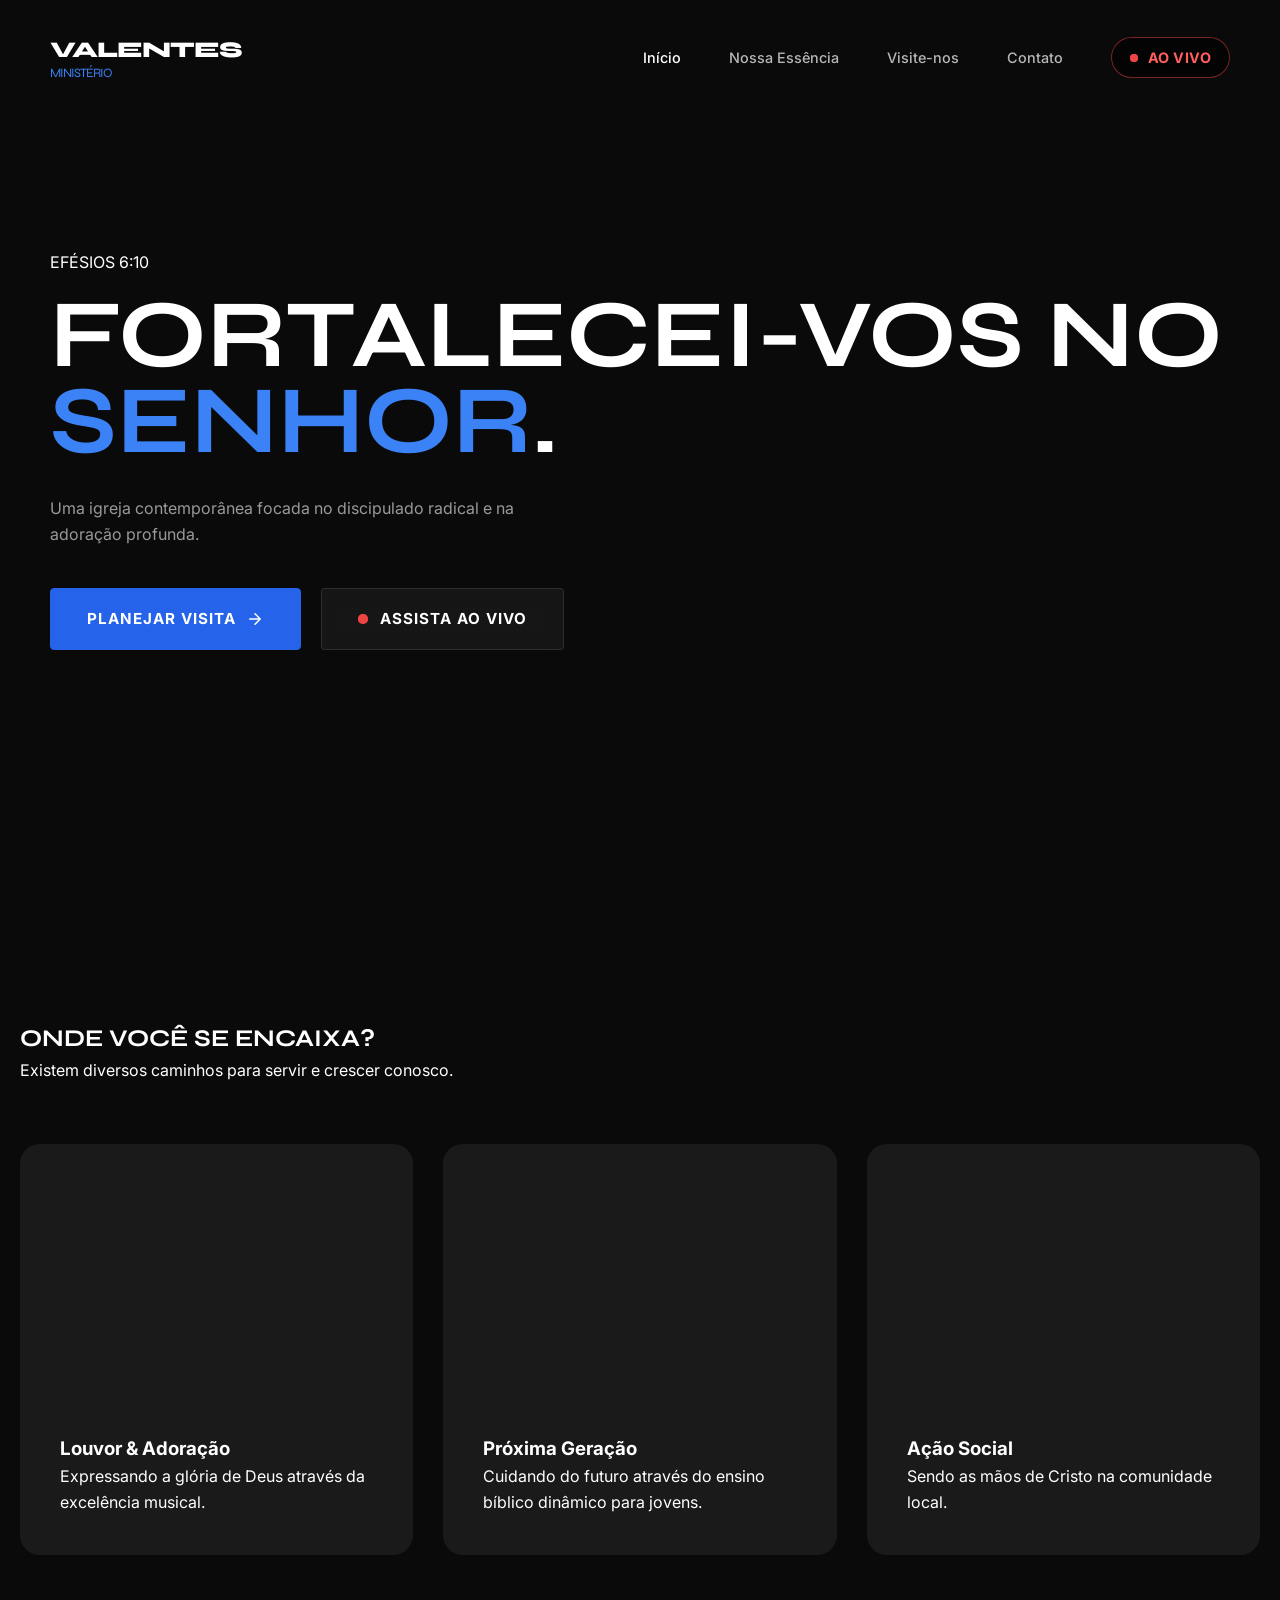
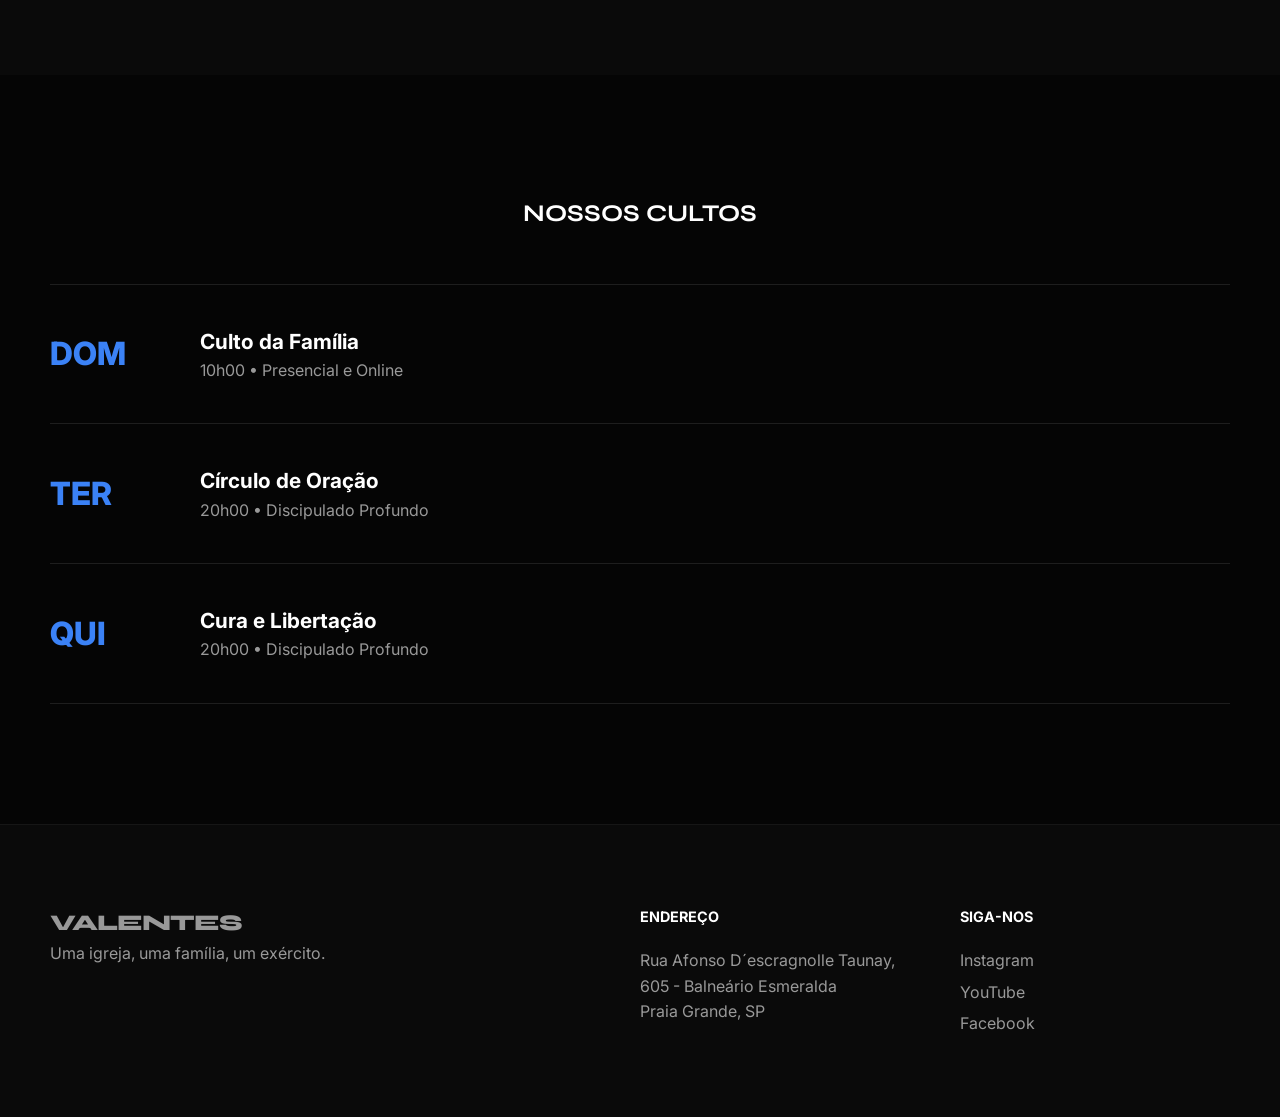
<file: index.html>
<!DOCTYPE html>
<html lang="pt-BR">
<head>
    <meta charset="UTF-8">
    <meta name="viewport" content="width=device-width, initial-scale=1.0, maximum-scale=1.0, user-scalable=no">
    <title>Valentes de Cristo | Treinando Guerreiros</title>
    <link href="https://fonts.googleapis.com/css2?family=Inter:wght@300;400;600&family=Syne:wght@700;800&display=swap" rel="stylesheet">
    <link rel="stylesheet" href="style.css">
</head>
<body>

    <nav class="nav" id="main-nav">
        <div class="container nav__wrapper">
            <div class="logo">VALENTES <span>MINISTÉRIO</span></div>

            <ul class="nav__list" id="nav-list">
                <li><a href="./index.html">Início</a></li>
                <li><a href="./essencia.html">Nossa Essência</a></li>
                <li><a href="./visita.html">Visite-nos</a></li>
                <li><a href="./contato.html">Contato</a></li>
                
                <li>
                    <a href="./live.html" class="nav__link--live">
                        <span class="pulse-icon"></span>
                        Ao Vivo
                    </a>
                </li>
            </ul>

            <div class="nav__toggle" id="nav-toggle">
                <span></span>
                <span></span>
                <span></span>
            </div>
        </div>
    </nav>

    <main>
        <section class="hero">
            <div class="hero__bg"></div>
            <div class="container hero__container">
                <span class="reveal">EFÉSIOS 6:10</span>
                <h1 class="reveal">Fortalecei-vos no <span>Senhor</span>.</h1>
                <p class="reveal">Uma igreja contemporânea focada no discipulado radical e na adoração profunda.</p>
                                
                <div class="hero__actions reveal">
                    <a href="./visita.html" class="btn btn--primary">
                        <span>Planejar Visita</span>
                        <svg viewBox="0 0 24 24" fill="none" stroke="currentColor"><path d="M5 12h14m-7-7l7 7-7 7" stroke-width="2" stroke-linecap="round" stroke-linejoin="round"/></svg>
                    </a>

                    <a href="./live.html" class="btn btn--live">
                        <div class="pulse-icon"></div>
                        <span>Assista ao Vivo</span>
                    </a>
                </div>

            </div>
        </section>

        <section id="ministerios" class="section container">
            <div class="section__header">
                <h2>Onde você se encaixa?</h2>
                <p>Existem diversos caminhos para servir e crescer conosco.</p>
            </div>
            <div class="m-grid">
                <div class="m-card reveal">
                    <div class="m-card__img" style="background-image: url('https://images.unsplash.com/photo-1511671782779-c97d3d27a1d4?auto=format&fit=crop&w=600&q=80')"></div>
                    <div class="m-card__content">
                        <h3>Louvor & Adoração</h3>
                        <p>Expressando a glória de Deus através da excelência musical.</p>
                    </div>
                </div>
                <div class="m-card reveal">
                    <div class="m-card__img" style="background-image: url('https://images.unsplash.com/photo-1529156069898-49953e39b3ac?auto=format&fit=crop&w=600&q=80')"></div>
                    <div class="m-card__content">
                        <h3>Próxima Geração</h3>
                        <p>Cuidando do futuro através do ensino bíblico dinâmico para jovens.</p>
                    </div>
                </div>
                <div class="m-card reveal">
                    <div class="m-card__img" style="background-image: url('https://images.unsplash.com/photo-1488521787991-ed7bbaae773c?auto=format&fit=crop&w=600&q=80')"></div>
                    <div class="m-card__content">
                        <h3>Ação Social</h3>
                        <p>Sendo as mãos de Cristo na comunidade local.</p>
                    </div>
                </div>
            </div>
        </section>

        <section id="agenda" class="bg-dark section">
            <div class="container">
                <h2 class="text-center">Nossos Cultos</h2>
                <div class="agenda-list">
                    <div class="agenda-item reveal">
                        <div class="agenda-date">DOM</div>
                        <div class="agenda-info">
                            <h3>Culto da Família</h3>
                            <span>10h00 • Presencial e Online</span>
                        </div>
                    </div>
                    <div class="agenda-item reveal">
                        <div class="agenda-date">TER</div>
                        <div class="agenda-info">
                            <h3>Círculo de Oração</h3>
                            <span>20h00 • Discipulado Profundo</span>
                        </div>
                    </div>
                    <div class="agenda-item reveal">
                        <div class="agenda-date">QUI</div>
                        <div class="agenda-info">
                            <h3>Cura e Libertação</h3>
                            <span>20h00 • Discipulado Profundo</span>
                        </div>
                    </div>
                </div>
            </div>
        </section>
    </main>

    <footer class="footer">
        <div class="container footer__grid">
            <div>
                <div class="logo">VALENTES</div>
                <p>Uma igreja, uma família, um exército.</p>
            </div>
            <div>
                <h4>Endereço</h4>
                <p>Rua Afonso D´escragnolle Taunay, 605 - Balneário Esmeralda<br>Praia Grande, SP</p>
            </div>
            <div>
                <h4>Siga-nos</h4>
                <div class="social-links">
                    <a
                        href="https://www.instagram.com/valentesdecristo_2025/"
                        target="_blank"
                        rel="noopener noreferrer"
                    >
                        Instagram
                    </a>
                    <a
                        href="https://www.youtube.com/@prcharlessousa9714"
                        target="_blank"
                        rel="noopener noreferrer"
                    >
                        YouTube
                    </a>
                    <a
                        href="https://www.facebook.com/valentesdecristopraiagrandesp/"
                        target="_blank"
                        rel="noopener noreferrer"
                    >
                        Facebook
                    </a>
                </div>
            </div>
        </div>
    </footer>

    <script src="script.js"></script>
</body>
</html>
</file>
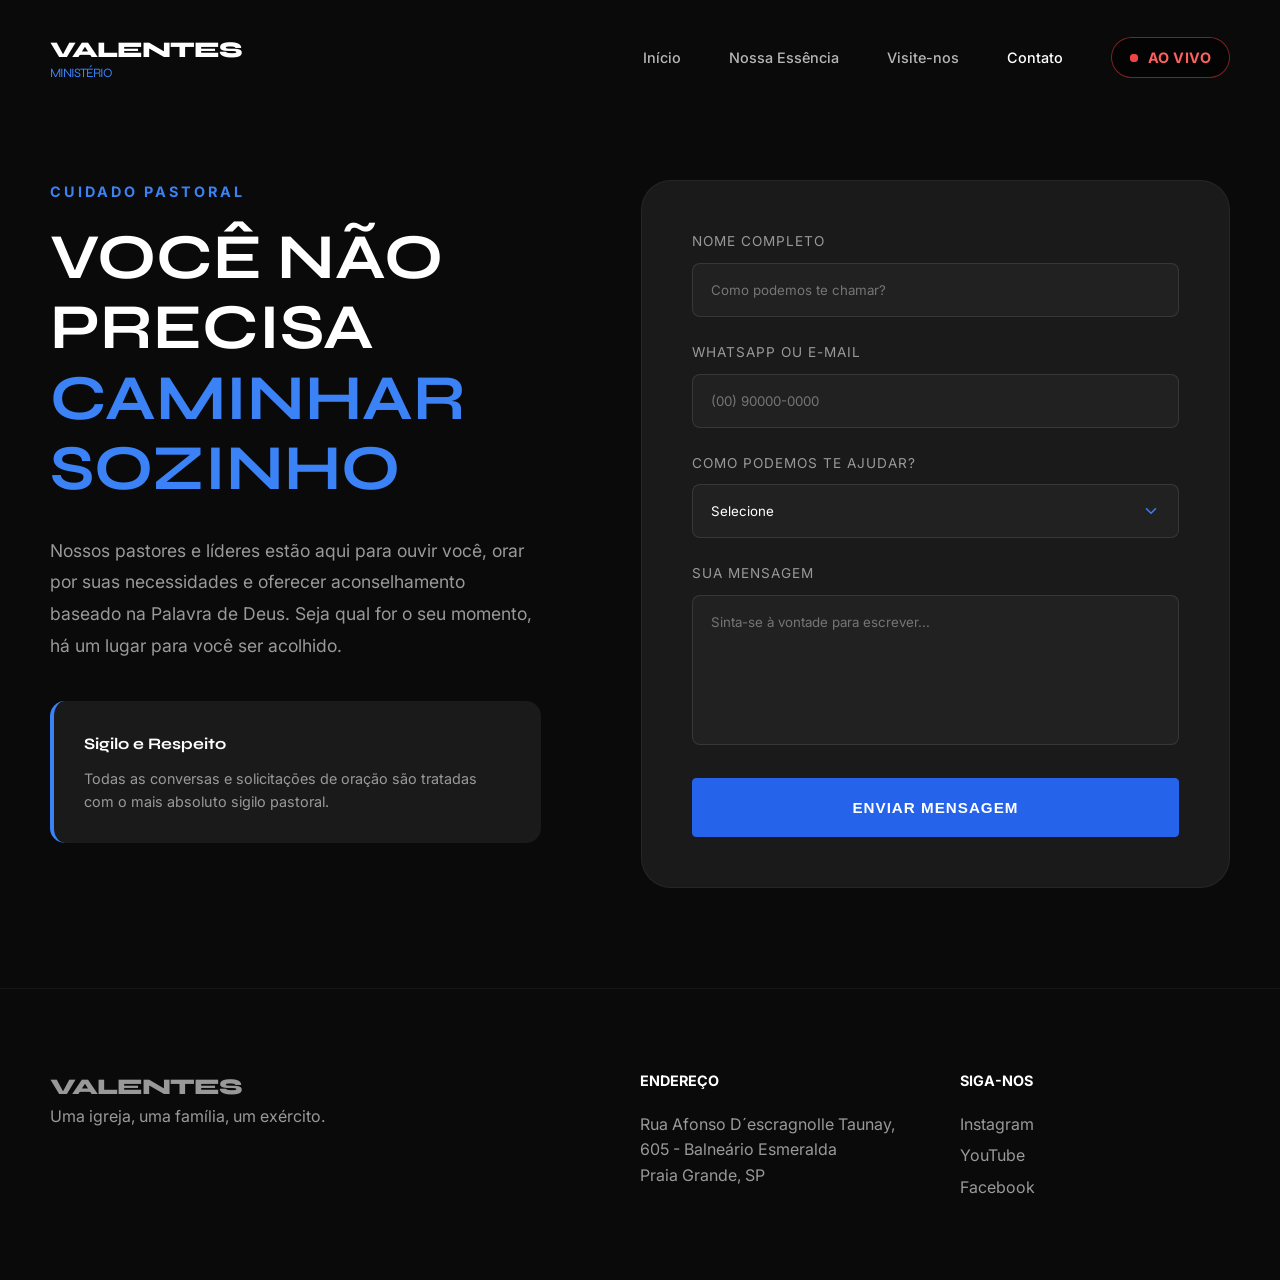
<file: contato.html>
<!DOCTYPE html>
<html lang="pt-BR">
<head>
    <meta charset="UTF-8">
    <meta name="viewport" content="width=device-width, initial-scale=1.0, maximum-scale=1.0, user-scalable=no">
    <title>Fale com um Pastor | Valentes de Cristo</title>
    <link href="https://fonts.googleapis.com/css2?family=Inter:wght@300;400;600&family=Syne:wght@700;800&display=swap" rel="stylesheet">
    <link rel="stylesheet" href="style.css">
</head>
<body>

    <nav class="nav" id="main-nav">
        <div class="container nav__wrapper">
            <div class="logo">VALENTES <span>MINISTÉRIO</span></div>

            <ul class="nav__list" id="nav-list">
                <li><a href="./index.html">Início</a></li>
                <li><a href="./essencia.html">Nossa Essência</a></li>
                <li><a href="./visita.html">Visite-nos</a></li>
                <li><a href="./contato.html">Contato</a></li>
                
                <li>
                    <a href="./live.html" class="nav__link--live">
                        <span class="pulse-icon"></span>
                        Ao Vivo
                    </a>
                </li>
            </ul>

            <div class="nav__toggle" id="nav-toggle">
                <span></span>
                <span></span>
                <span></span>
            </div>
        </div>
    </nav>

    <main class="pastoral-page">
        <section class="container">
            <div class="pastoral-grid">
                
                <div class="pastoral-info reveal">
                    <span class="pastoral-info__tag">Cuidado Pastoral</span>
                    <h1 class="pastoral-info__title">Você não precisa <br><span class="text-accent">caminhar sozinho</span></h1>
                    <p class="pastoral-info__description">
                        Nossos pastores e líderes estão aqui para ouvir você, orar por suas necessidades e oferecer aconselhamento baseado na Palavra de Deus. Seja qual for o seu momento, há um lugar para você ser acolhido.
                    </p>

                    <div class="pastoral-alert">
                        <h4 class="pastoral-alert__title">Sigilo e Respeito</h4>
                        <p class="pastoral-alert__text">Todas as conversas e solicitações de oração são tratadas com o mais absoluto sigilo pastoral.</p>
                    </div>
                </div>

                <div class="pastoral-form reveal">
                    <form action="">
                        <div class="form-group">
                            <label class="form-label">Nome Completo</label>
                            <input type="text" class="form-control" placeholder="Como podemos te chamar?">
                        </div>
                        
                        <div class="form-group">
                            <label class="form-label">WhatsApp ou E-mail</label>
                            <input type="text" class="form-control" placeholder="(00) 90000-0000">
                        </div>

                        <div class="form-group">
                            <label class="form-label">Como podemos te ajudar?</label>
                            <select class="form-control form-select">
                                <option selected hidden disabled>Selecione</option>
                                <option value="oracao" aria-details="Ao selecionar esta opção você estará pedindo oração à igreja">Pedido de Oração</option>
                                <option value="aconselhamento">Aconselhamento Pastoral</option>
                                <option value="visita">Solicitar uma Visita</option>
                                <option value="duvida">Dúvida Teológica</option>
                            </select>
                        </div>

                        <div class="form-group">
                            <label class="form-label">Sua Mensagem</label>
                            <textarea class="form-control form-textarea" placeholder="Sinta-se à vontade para escrever..."></textarea>
                        </div>

                        <button type="submit" class="btn btn--primary pastoral-form__btn">
                            Enviar Mensagem
                        </button>
                    </form>
                </div>

            </div>
        </section>
    </main>

    <footer class="footer">
        <div class="container footer__grid">
            <div class="footer__brand">
                <div class="logo">VALENTES</div>
                <p>Uma igreja, uma família, um exército.</p>
            </div>
            <div class="footer__info">
                <h4>Endereço</h4>
                <p>Rua Afonso D´escragnolle Taunay, 605 - Balneário Esmeralda<br>Praia Grande, SP</p>
            </div>
            <div class="footer__social">
                <h4>Siga-nos</h4>
                <div class="social-links">
                    <a
                        href="https://www.instagram.com/valentesdecristo_2025/"
                        target="_blank"
                        rel="noopener noreferrer"
                    >
                        Instagram
                    </a>
                    <a
                        href="https://www.youtube.com/@prcharlessousa9714"
                        target="_blank"
                        rel="noopener noreferrer"
                    >
                        YouTube
                    </a>
                    <a
                        href="https://www.facebook.com/valentesdecristopraiagrandesp/"
                        target="_blank"
                        rel="noopener noreferrer"
                    >
                        Facebook
                    </a>
                </div>
            </div>
        </div>
    </footer>

    <script src="script.js"></script>
</body>
</html>
</file>
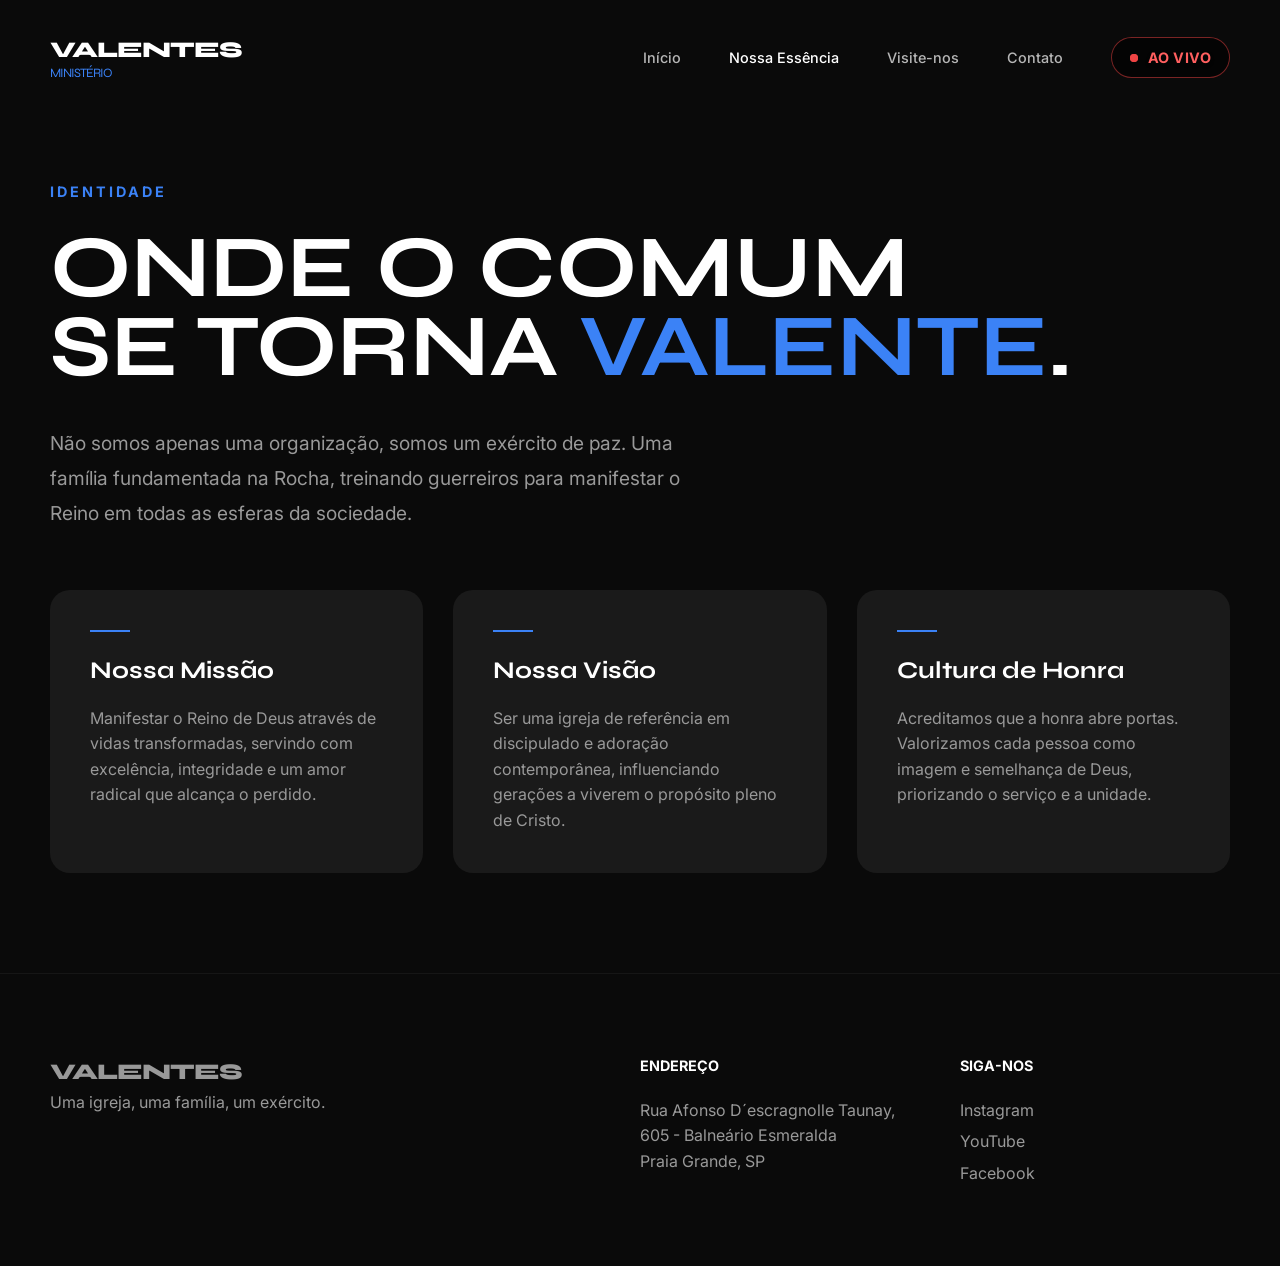
<file: essencia.html>
<!DOCTYPE html>
<html lang="pt-BR">
<head>
    <meta charset="UTF-8">
    <meta name="viewport" content="width=device-width, initial-scale=1.0, maximum-scale=1.0, user-scalable=no">
    <title>Nossa Essência | Valentes de Cristo</title>
    <link href="https://fonts.googleapis.com/css2?family=Inter:wght@300;400;600&family=Syne:wght@700;800&display=swap" rel="stylesheet">
    <link rel="stylesheet" href="style.css">
</head>
<body>

    <nav class="nav" id="main-nav">
        <div class="container nav__wrapper">
            <div class="logo">VALENTES <span>MINISTÉRIO</span></div>

            <ul class="nav__list" id="nav-list">
                <li><a href="./index.html">Início</a></li>
                <li><a href="./essencia.html">Nossa Essência</a></li>
                <li><a href="./visita.html">Visite-nos</a></li>
                <li><a href="./contato.html">Contato</a></li>
                
                <li>
                    <a href="./live.html" class="nav__link--live">
                        <span class="pulse-icon"></span>
                        Ao Vivo
                    </a>
                </li>
            </ul>

            <div class="nav__toggle" id="nav-toggle">
                <span></span>
                <span></span>
                <span></span>
            </div>
        </div>
    </nav>

    <main class="identity-section">
        <section class="container">
            <div class="identity-header reveal">
                <span class="identity-header__tag">Identidade</span>
                <h1 class="identity-header__title">
                    Onde o comum <br>se torna <span class="text-accent">valente</span>.
                </h1>
                <p class="identity-header__description">
                    Não somos apenas uma organização, somos um exército de paz. Uma família fundamentada na Rocha, treinando guerreiros para manifestar o Reino em todas as esferas da sociedade.
                </p>
            </div>

            <div class="m-grid">
                <div class="m-card reveal">
                    <div class="m-card__content">
                        <div class="m-card__line"></div>
                        <h3 class="m-card__title">Nossa Missão</h3>
                        <p class="m-card__text">Manifestar o Reino de Deus através de vidas transformadas, servindo com excelência, integridade e um amor radical que alcança o perdido.</p>
                    </div>
                </div>

                <div class="m-card reveal">
                    <div class="m-card__content">
                        <div class="m-card__line"></div>
                        <h3 class="m-card__title">Nossa Visão</h3>
                        <p class="m-card__text">Ser uma igreja de referência em discipulado e adoração contemporânea, influenciando gerações a viverem o propósito pleno de Cristo.</p>
                    </div>
                </div>

                <div class="m-card reveal">
                    <div class="m-card__content">
                        <div class="m-card__line"></div>
                        <h3 class="m-card__title">Cultura de Honra</h3>
                        <p class="m-card__text">Acreditamos que a honra abre portas. Valorizamos cada pessoa como imagem e semelhança de Deus, priorizando o serviço e a unidade.</p>
                    </div>
                </div>
            </div>
        </section>
    </main>

    <footer class="footer">
        <div class="container footer__grid">
            <div>
                <div class="logo">VALENTES</div>
                <p>Uma igreja, uma família, um exército.</p>
            </div>
            <div>
                <h4>Endereço</h4>
                <p>Rua Afonso D´escragnolle Taunay, 605 - Balneário Esmeralda<br>Praia Grande, SP</p>
            </div>
            <div>
                <h4>Siga-nos</h4>
                <div class="social-links">
                    <a
                        href="https://www.instagram.com/valentesdecristo_2025/"
                        target="_blank"
                        rel="noopener noreferrer"
                    >
                        Instagram
                    </a>
                    <a
                        href="https://www.youtube.com/@prcharlessousa9714"
                        target="_blank"
                        rel="noopener noreferrer"
                    >
                        YouTube
                    </a>
                    <a
                        href="https://www.facebook.com/valentesdecristopraiagrandesp/"
                        target="_blank"
                        rel="noopener noreferrer"
                    >
                        Facebook
                    </a>
                </div>
            </div>
        </div>
    </footer>

    <script src="script.js"></script>
</body>
</html>
</file>
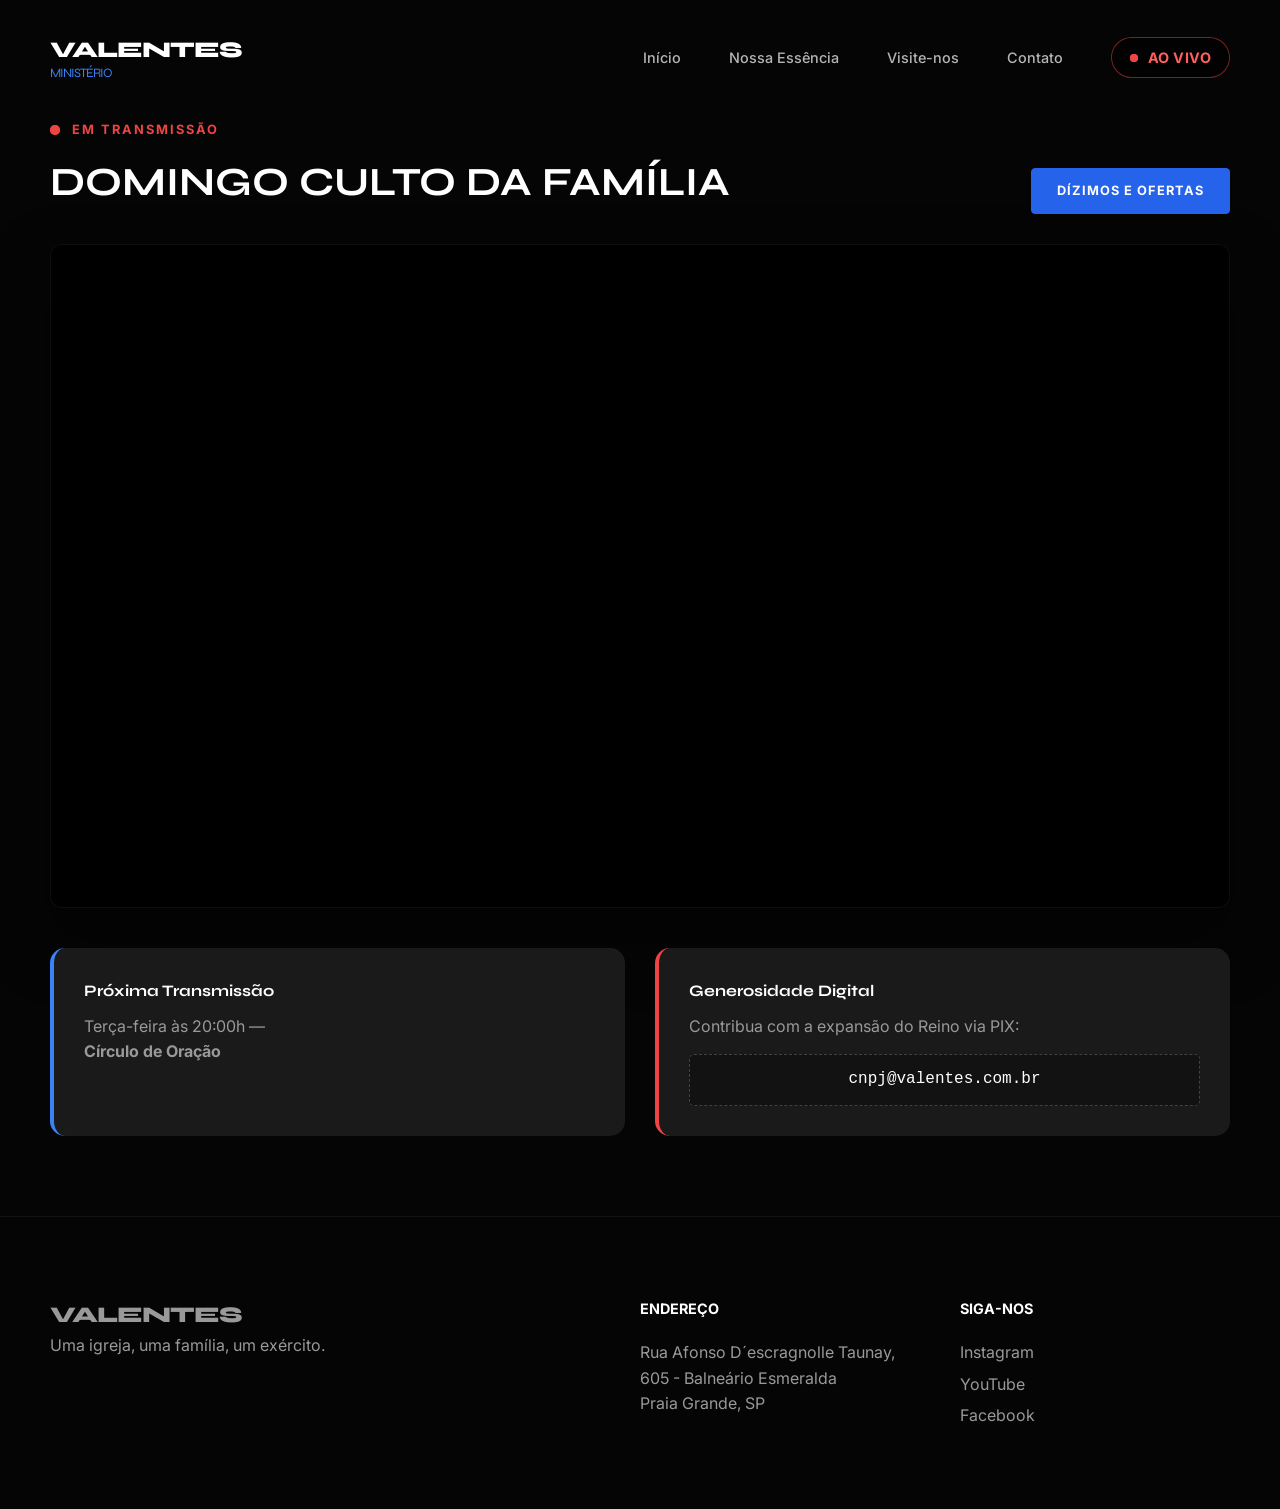
<file: live.html>
<!DOCTYPE html>
<html lang="pt-BR">
<head>
    <meta charset="UTF-8">
    <meta name="viewport" content="width=device-width, initial-scale=1.0, maximum-scale=1.0, user-scalable=no">
    <title>Ao Vivo | Valentes de Cristo</title>
    <link href="https://fonts.googleapis.com/css2?family=Inter:wght@300;400;600&family=Syne:wght@700;800&display=swap" rel="stylesheet">
    <link rel="stylesheet" href="style.css">
</head>
<body style="background: #050505;">

    <nav class="nav" id="main-nav">
        <div class="container nav__wrapper">
            <div class="logo">VALENTES <span>MINISTÉRIO</span></div>

            <ul class="nav__list" id="nav-list">
                <li><a href="./index.html">Início</a></li>
                <li><a href="./essencia.html">Nossa Essência</a></li>
                <li><a href="./visita.html">Visite-nos</a></li>
                <li><a href="./contato.html">Contato</a></li>
                
                <li>
                    <a href="./live.html" class="nav__link--live">
                        <span class="pulse-icon"></span>
                        Ao Vivo
                    </a>
                </li>
            </ul>

            <div class="nav__toggle" id="nav-toggle">
                <span></span>
                <span></span>
                <span></span>
            </div>
        </div>
    </nav>

    <main class="live-page">
        <section class="container">
            <header class="live-header">
                <div class="live-header__info">
                    <div class="live-status">
                        <div class="pulse-icon"></div>
                        <span class="live-status__tag">EM TRANSMISSÃO</span>
                    </div>
                    <h1 class="live-header__title">Domingo Culto da Família</h1>
                </div>
                <div class="live-header__actions">
                    <a href="#doar" class="btn btn--primary live-header__btn">Dízimos e Ofertas</a>
                </div>
            </header>

            <div class="live-player">
                <iframe src="https://www.youtube.com/embed/LIVE_ID" frameborder="0" allow="autoplay; encrypted-media" allowfullscreen></iframe>
            </div>

            <div class="live-cards">
                <div class="info-card info-card--next">
                    <h4 class="info-card__title">Próxima Transmissão</h4>
                    <p class="info-card__text">Terça-feira às 20:00h — <br><strong>Círculo de Oração</strong></p>
                </div>
                
                <div id="doar" class="info-card info-card--donate">
                    <h4 class="info-card__title">Generosidade Digital</h4>
                    <p class="info-card__text">Contribua com a expansão do Reino via PIX:</p>
                    <code class="pix-code">cnpj@valentes.com.br</code>
                </div>
            </div>
        </section>
    </main>

    <footer class="footer">
        <div class="container footer__grid">
            <div class="footer__brand">
                <div class="logo">VALENTES</div>
                <p>Uma igreja, uma família, um exército.</p>
            </div>
            <div class="footer__info">
                <h4>Endereço</h4>
                <p>Rua Afonso D´escragnolle Taunay, 605 - Balneário Esmeralda<br>Praia Grande, SP</p>
            </div>
            <div class="footer__social">
                <h4>Siga-nos</h4>
                <div class="social-links">
                    <a
                        href="https://www.instagram.com/valentesdecristo_2025/"
                        target="_blank"
                        rel="noopener noreferrer"
                    >
                        Instagram
                    </a>
                    <a
                        href="https://www.youtube.com/@prcharlessousa9714"
                        target="_blank"
                        rel="noopener noreferrer"
                    >
                        YouTube
                    </a>
                    <a
                        href="https://www.facebook.com/valentesdecristopraiagrandesp/"
                        target="_blank"
                        rel="noopener noreferrer"
                    >
                        Facebook
                    </a>
                </div>
            </div>
        </div>
    </footer>

    <script src="script.js"></script>
</body>
</html>
</file>
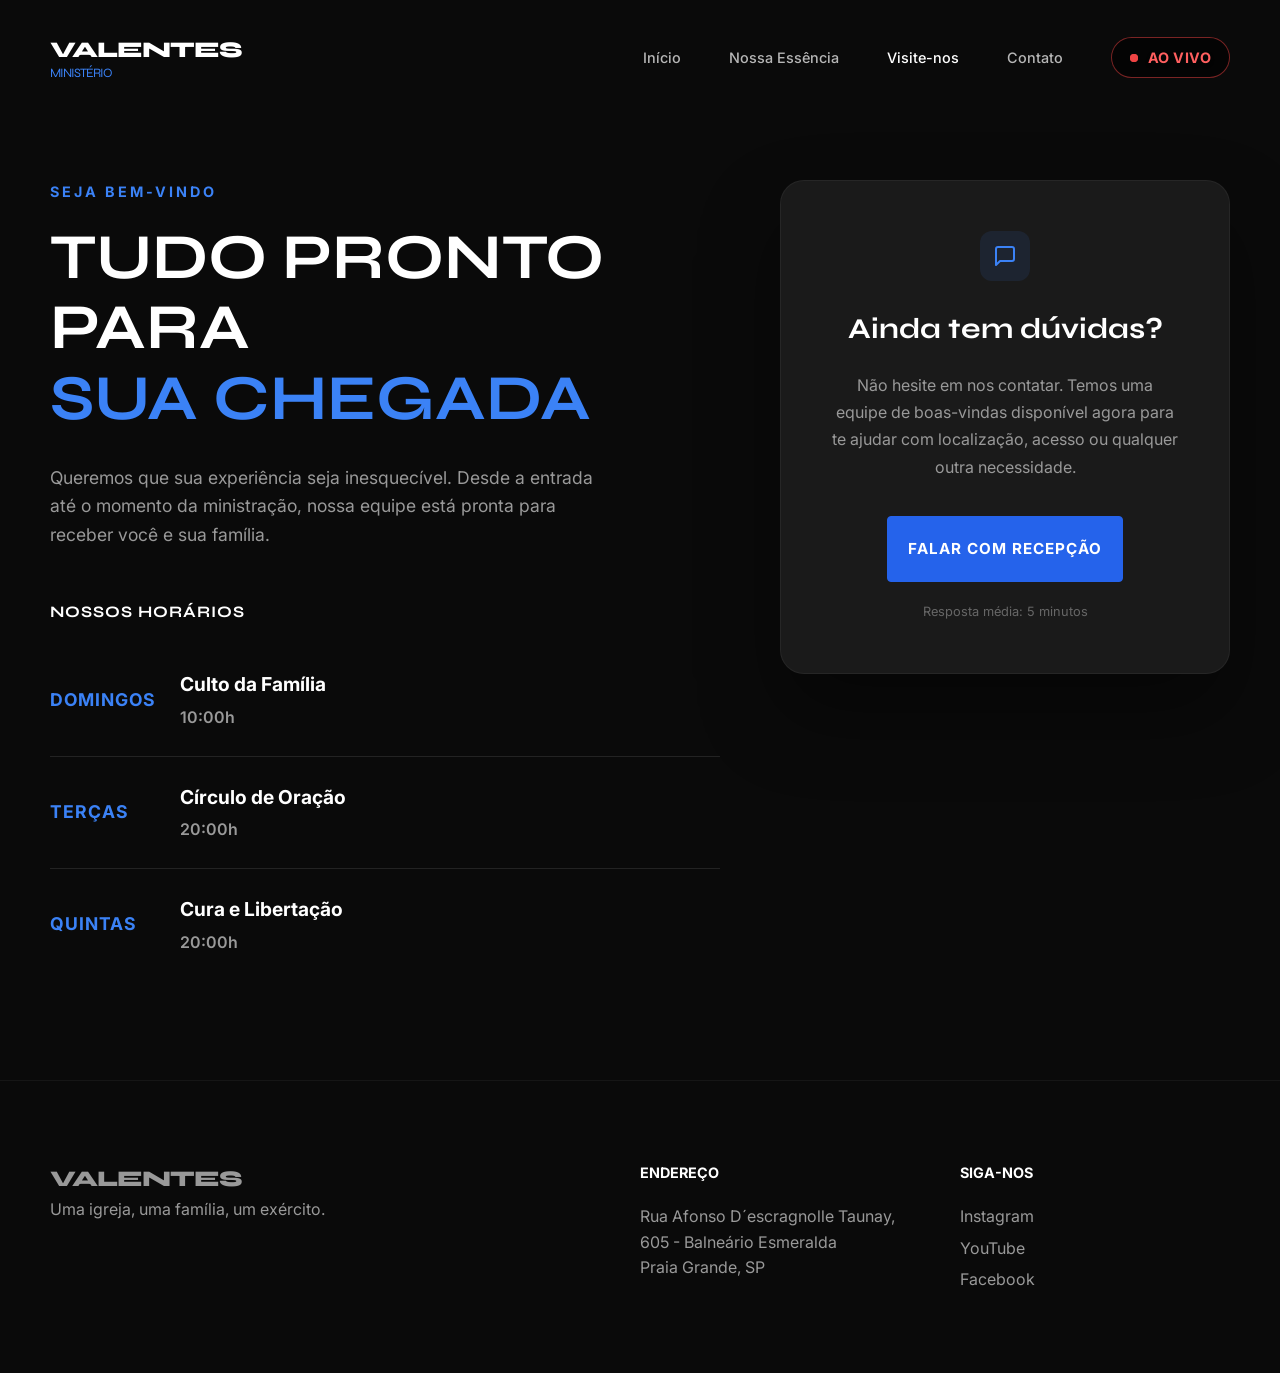
<file: visita.html>
<!DOCTYPE html>
<html lang="pt-BR">
<head>
    <meta charset="UTF-8">
    <meta name="viewport" content="width=device-width, initial-scale=1.0, maximum-scale=1.0, user-scalable=no">
    <title>Planeje sua Visita | Valentes de Cristo</title>
    <link href="https://fonts.googleapis.com/css2?family=Inter:wght@300;400;600&family=Syne:wght@700;800&display=swap" rel="stylesheet">
    <link rel="stylesheet" href="style.css">
</head>
<body>

    <nav class="nav" id="main-nav">
        <div class="container nav__wrapper">
            <div class="logo">VALENTES <span>MINISTÉRIO</span></div>

            <ul class="nav__list" id="nav-list">
                <li><a href="./index.html">Início</a></li>
                <li><a href="./essencia.html">Nossa Essência</a></li>
                <li><a href="./visita.html">Visite-nos</a></li>
                <li><a href="./contato.html">Contato</a></li>
                
                <li>
                    <a href="./live.html" class="nav__link--live">
                        <span class="pulse-icon"></span>
                        Ao Vivo
                    </a>
                </li>
            </ul>

            <div class="nav__toggle" id="nav-toggle">
                <span></span>
                <span></span>
                <span></span>
            </div>
        </div>
    </nav>

    <main class="welcome-section">
        <section class="container">
            <div class="welcome-grid">
                
                <div class="welcome-content reveal">
                    <span class="welcome-content__subtitle">Seja Bem-vindo</span>
                    <h1 class="welcome-content__title">Tudo pronto para <br><span class="text-accent">sua chegada</span></h1>
                    <p class="welcome-content__description">
                        Queremos que sua experiência seja inesquecível. Desde a entrada até o momento da ministração, nossa equipe está pronta para receber você e sua família.
                    </p>
                    
                    <h4 class="welcome-content__agenda-label">Nossos Horários</h4>
                    
                    <div class="mini-agenda">
                        <div class="mini-agenda__item">
                            <div class="mini-agenda__date">DOMINGOS</div>
                            <div class="mini-agenda__info">
                                <h3>Culto da Família</h3>
                                <span>10:00h</span>
                            </div>
                        </div>
                        
                        <div class="mini-agenda__item">
                            <div class="mini-agenda__date">TERÇAS</div>
                            <div class="mini-agenda__info">
                                <h3>Círculo de Oração</h3>
                                <span>20:00h</span>
                            </div>
                        </div>
                        
                        <div class="mini-agenda__item">
                            <div class="mini-agenda__date">QUINTAS</div>
                            <div class="mini-agenda__info">
                                <h3>Cura e Libertação</h3>
                                <span>20:00h</span>
                            </div>
                        </div>
                    </div>
                </div>

                <aside class="faq-card reveal">
                    <div class="faq-card__icon">
                        <svg width="24" height="24" viewBox="0 0 24 24" fill="none" stroke="#3b82f6" stroke-width="2" stroke-linecap="round" stroke-linejoin="round">
                            <path d="M21 15a2 2 0 0 1-2 2H7l-4 4V5a2 2 0 0 1 2-2h14a2 2 0 0 1 2 2z"></path>
                        </svg>
                    </div>
                    <h3 class="faq-card__title">Ainda tem dúvidas?</h3>
                    <p class="faq-card__text">
                        Não hesite em nos contatar. Temos uma equipe de boas-vindas disponível agora para te ajudar com localização, acesso ou qualquer outra necessidade.
                    </p>
                    <div class="faq-card__action">
                        <a href="https://wa.me/5513999999999" class="btn btn--primary faq-card__btn">
                            Falar com Recepção
                        </a>
                        <p class="faq-card__footer-text">Resposta média: 5 minutos</p>
                    </div>
                </aside>

            </div>
        </section>
    </main>

    <footer class="footer">
        <div class="container footer__grid">
            <div>
                <div class="logo">VALENTES</div>
                <p>Uma igreja, uma família, um exército.</p>
            </div>
            <div>
                <h4>Endereço</h4>
                <p>Rua Afonso D´escragnolle Taunay, 605 - Balneário Esmeralda<br>Praia Grande, SP</p>
            </div>
            <div>
                <h4>Siga-nos</h4>
                <div class="social-links">
                    <a
                        href="https://www.instagram.com/valentesdecristo_2025/"
                        target="_blank"
                        rel="noopener noreferrer"
                    >
                        Instagram
                    </a>
                    <a
                        href="https://www.youtube.com/@prcharlessousa9714"
                        target="_blank"
                        rel="noopener noreferrer"
                    >
                        YouTube
                    </a>
                    <a
                        href="https://www.facebook.com/valentesdecristopraiagrandesp/"
                        target="_blank"
                        rel="noopener noreferrer"
                    >
                        Facebook
                    </a>
                </div>
            </div>
        </div>
    </footer>

    <script src="script.js"></script>
</body>
</html>
</file>
<file: style.css>
:root {
    --black: #0a0a0a;
    --white: #ffffff;
    --accent: #3b82f6;
    --primary: #2563eb;
    --live-red: #ef4444;
    --gray: #1a1a1a;
    --text-dim: #999;
    --container: 1240px;
    --transition: all 0.6s cubic-bezier(0.16, 1, 0.3, 1);
    --transition-smooth: all 0.4s cubic-bezier(0.23, 1, 0.32, 1);
}

/* --- RESET & BASE --- */
* {
    margin: 0;
    padding: 0;
    box-sizing: border-box;
}

body {
    background-color: var(--black);
    color: var(--white);
    font-family: 'Inter', sans-serif;
    line-height: 1.6;
    -webkit-font-smoothing: antialiased;
    overflow-x: hidden;
}

.container {
    max-width: var(--container);
    margin: 0 auto;
    padding: 0 30px;
}

h1, h2, .logo {
    font-family: 'Syne', sans-serif;
    text-transform: uppercase;
}

.text-center { text-align: center; }
.text-accent { color: var(--accent); }

/* --- NAVEGAÇÃO --- */
.nav {
    position: fixed;
    width: 100%;
    top: 0;
    z-index: 999;
    padding: 2rem 0;
    transition: var(--transition);
}

.nav--scrolled {
    background: rgba(10, 10, 10, 0.8);
    backdrop-filter: blur(20px);
    padding: 1.2rem 0;
    border-bottom: 1px solid rgba(255,255,255,0.05);
}

.nav__wrapper {
    display: flex;
    justify-content: space-between;
    align-items: center;
}

.logo {
    font-size: 1.4rem;
    font-weight: 800;
    letter-spacing: -1px;
}

.logo span {
    color: var(--accent);
    font-weight: 300;
    font-size: 0.8rem;
    display: block;
    margin-top: -5px;
}

.nav__list {
    display: flex;
    list-style: none;
    gap: 3rem;
    align-items: center;
}

.nav__list a {
    color: var(--white);
    text-decoration: none;
    font-weight: 500;
    font-size: 0.9rem;
    opacity: 0.7;
    transition: 0.3s;
}

.nav__list a:hover {
    opacity: 1;
    color: var(--accent);
}

/* MELHORIA: LINK AO VIVO DESKTOP */
.nav__list a.nav__link--live {
    display: flex;
    align-items: center;
    gap: 10px;
    padding: 8px 18px;
    /* Um fundo escuro sólido bem suave para separar da foto */
    background: rgba(0, 0, 0, 0.6); 
    /* Borda vermelha levemente mais clara para destacar o contorno */
    border: 1px solid rgba(239, 68, 68, 0.5);
    border-radius: 50px;
    color: #ff5f5f; /* Um vermelho levemente mais claro para "saltar" no escuro */
    opacity: 1;
    font-weight: 700;
    text-transform: uppercase;
    letter-spacing: 0.5px;
    transition: var(--transition-smooth);
    /* Shadow para garantir que o texto não se misture com a imagem */
    text-shadow: 0 2px 4px rgba(0,0,0,0.5);
}

.nav__list a.nav__link--live:hover {
    background: var(--live-red);
    color: var(--white);
    border-color: var(--live-red);
    box-shadow: 0 0 25px rgba(239, 68, 68, 0.4);
    text-shadow: none;
}

.nav__list a.nav__link--live .pulse-icon {
    width: 8px;
    height: 8px;
}

.nav__toggle {
    display: none;
    cursor: pointer;
    flex-direction: column;
    gap: 6px;
    z-index: 1001;
}

.nav__toggle span {
    width: 30px;
    height: 2px;
    background-color: var(--white);
    transition: var(--transition-smooth);
}

/* --- ESTADO ATIVO DO MENU --- */
.nav__list a.active {
    opacity: 1;
    position: relative;
}

.nav__list a.active::after {
    content: '';
    position: absolute;
    bottom: -5px;
    left: 0;
    width: 100%;
    height: 2px;
}

/* --- COMPONENTES: BOTÕES & ICONES --- */
.btn {
    position: relative;
    display: inline-flex;
    align-items: center;
    padding: 18px 36px;
    font-size: 0.95rem;
    font-weight: 700;
    text-decoration: none;
    text-transform: uppercase;
    letter-spacing: 1px;
    border-radius: 4px;
    transition: var(--transition-smooth);
    overflow: hidden;
    cursor: pointer;
}

.btn--primary {
    background-color: var(--primary);
    color: var(--white);
    border: 1px solid var(--primary);
}

.btn--primary svg {
    width: 18px;
    margin-left: 10px;
    transition: transform 0.3s ease;
}

.btn--primary:hover {
    background-color: transparent;
    color: var(--primary);
    box-shadow: 0 15px 30px rgba(37, 99, 235, 0.2);
    transform: translateY(-3px);
}

.btn--primary:hover svg { transform: translateX(5px); }

.btn--live {
    background: rgba(255, 255, 255, 0.05);
    color: var(--white);
    backdrop-filter: blur(10px);
    border: 1px solid rgba(255, 255, 255, 0.1);
    gap: 12px;
}

.btn--live:hover {
    background: rgba(255, 255, 255, 0.1);
    border-color: rgba(255, 255, 255, 0.3);
    transform: translateY(-3px);
}

.pulse-icon {
    width: 10px;
    height: 10px;
    background-color: var(--live-red);
    border-radius: 50%;
    position: relative;
}

.pulse-icon::after {
    content: '';
    position: absolute;
    width: 100%;
    height: 100%;
    background-color: var(--live-red);
    border-radius: 50%;
    animation: pulse-ring 1.5s cubic-bezier(0.215, 0.61, 0.355, 1) infinite;
}

@keyframes pulse-ring {
    0% { transform: scale(.33); opacity: 0.8; }
    80%, 100% { transform: scale(2.5); opacity: 0; }
}

/* --- HERO SECTION --- */
.hero {
    height: 100vh;
    display: flex;
    align-items: center;
    position: relative;
    overflow: hidden;
}

.hero__bg {
    position: absolute;
    top: 0; left: 0; width: 100%; height: 100%;
    background: linear-gradient(to right, #0a0a0a 20%, transparent), 
                url('https://images.unsplash.com/photo-1515162305285-0293e4767cc2?auto=format&fit=crop&w=1920&q=80');
    background-size: cover;
    background-position: center;
    z-index: -1;
}

.hero h1 {
    font-size: clamp(2.5rem, 8vw, 6rem);
    line-height: 0.9;
    margin: 1rem 0 2rem;
}

.hero h1 span { color: var(--accent); }

.hero p {
    max-width: 500px;
    color: var(--text-dim);
    margin-bottom: 2.5rem;
}

.hero__actions {
    display: flex;
    gap: 20px;
    margin-top: 40px;
    justify-content: flex-start;
}

/* --- SEÇÃO: MINISTÉRIOS --- */
.section { padding: 120px 0; }

.m-grid {
    display: grid;
    grid-template-columns: repeat(auto-fit, minmax(300px, 1fr));
    gap: 30px;
    margin-top: 60px;
}

.m-card {
    background: var(--gray);
    border-radius: 20px;
    overflow: hidden;
    transition: var(--transition);
    cursor: pointer;
}

.m-card:hover { 
    transform: translateY(-10px); 
    background: rgba(255, 255, 255, 0.05);
}

.m-card__img {
    height: 250px;
    background-size: cover;
    background-position: center;
    filter: grayscale(100%);
    transition: 0.6s;
}

.m-card:hover .m-card__img { filter: grayscale(0%); }

.m-card__content { padding: 40px; }

.m-card__line {
    width: 40px;
    height: 2px;
    background: var(--accent);
    margin-bottom: 20px;
}

.m-card__title {
    font-size: 1.5rem;
    margin-bottom: 15px;
    font-family: 'Syne', sans-serif;
}

.m-card__text {
    color: var(--text-dim);
    line-height: 1.6;
}

/* --- SEÇÃO: AGENDA --- */
.bg-dark { background-color: #050505; }
.agenda-list { margin-top: 50px; border-top: 1px solid rgba(255,255,255,0.1); }

.agenda-item {
    display: flex;
    padding: 40px 0;
    border-bottom: 1px solid rgba(255,255,255,0.1);
    align-items: center;
}

.agenda-date {
    font-size: 2rem;
    font-weight: 800;
    min-width: 150px;
    color: var(--accent);
}

.agenda-info h3 { font-size: 1.3rem; }
.agenda-info span { color: var(--text-dim); }

/* --- PÁGINA: VISITE-NOS (WELCOME) --- */
.welcome-section {
    padding-top: 180px;
    padding-bottom: 100px;
}

.welcome-grid {
    display: flex;
    align-items: flex-start;
    justify-content: space-between;
    gap: 60px;
}

.welcome-content { flex: 1; }

.welcome-content__subtitle {
    color: var(--accent);
    font-weight: 700;
    letter-spacing: 3px;
    text-transform: uppercase;
    font-size: 0.9rem;
    display: block;
}

.welcome-content__title {
    font-size: clamp(2.5rem, 5vw, 4rem);
    line-height: 1.1;
    margin: 20px 0 30px;
}

.welcome-content__description {
    margin-bottom: 50px;
    color: var(--text-dim);
    font-size: 1.1rem;
    max-width: 550px;
}

.welcome-content__agenda-label {
    font-family: 'Syne', sans-serif;
    text-transform: uppercase;
    letter-spacing: 1px;
    margin-bottom: 20px;
    font-size: 1rem;
}

.mini-agenda__item {
    display: flex;
    padding: 25px 0;
    border-bottom: 1px solid rgba(255, 255, 255, 0.1);
    align-items: center;
}

.mini-agenda__item:last-child { border-bottom: none; }

.mini-agenda__date {
    font-size: 1.1rem;
    min-width: 130px;
    letter-spacing: 1px;
    color: var(--accent);
    font-weight: 700;
}

.mini-agenda__info h3 { font-size: 1.2rem; margin-bottom: 5px; }
.mini-agenda__info span { font-weight: 600; color: var(--text-dim); }

.faq-card {
    background: var(--gray);
    padding: 50px;
    border-radius: 24px;
    position: sticky;
    top: 150px;
    border: 1px solid rgba(255, 255, 255, 0.05);
    box-shadow: 0 40px 80px rgba(0, 0, 0, 0.4);
    width: 100%;
    max-width: 450px;
    display: flex;
    flex-direction: column;
    align-items: center;
}

.faq-card__icon {
    width: 50px; height: 50px;
    background: rgba(59, 130, 246, 0.1);
    border-radius: 12px;
    display: flex;
    align-items: center;
    justify-content: center;
    margin-bottom: 25px;
}

.faq-card__title {
    font-family: 'Syne', sans-serif;
    margin-bottom: 20px;
    font-size: 1.8rem;
    text-align: center;
    white-space: nowrap;
}

.faq-card__text {
    color: var(--text-dim);
    margin-bottom: 35px;
    line-height: 1.7;
    text-align: center;
}

.faq-card__btn {
    width: 100% !important;
    justify-content: center;
    padding: 20px !important;
    white-space: nowrap;
}

.faq-card__footer-text {
    text-align: center;
    font-size: 0.8rem;
    color: var(--text-dim);
    margin-top: 20px;
    opacity: 0.6;
}

/* --- PÁGINA: ESSÊNCIA (IDENTITY) --- */
.identity-section {
    padding-top: 180px;
    padding-bottom: 100px;
}

.identity-header__tag {
    color: var(--accent);
    font-weight: 700;
    letter-spacing: 3px;
    text-transform: uppercase;
    font-size: 0.9rem;
    display: block;
}

.identity-header__title {
    font-size: clamp(3rem, 7vw, 5.5rem);
    line-height: 0.9;
    margin: 25px 0 40px;
}

.identity-header__description {
    max-width: 650px;
    font-size: 1.2rem;
    color: var(--text-dim);
    line-height: 1.8;
}

/* --- PÁGINA: CONTATO (PASTORAL) --- */
.pastoral-page {
    padding-top: 180px;
    padding-bottom: 100px;
}

.pastoral-grid {
    display: grid;
    grid-template-columns: 1fr 1.2fr;
    gap: 100px;
    align-items: start;
}

.pastoral-info__tag {
    color: var(--accent);
    font-weight: 700;
    letter-spacing: 3px;
    text-transform: uppercase;
    font-size: 0.9rem;
    display: block;
}

.pastoral-info__title {
    font-size: clamp(2.5rem, 5vw, 4rem);
    line-height: 1.1;
    margin: 20px 0 30px;
}

.pastoral-info__description {
    color: var(--text-dim);
    font-size: 1.1rem;
    line-height: 1.8;
    margin-bottom: 40px;
}

.pastoral-alert {
    background: var(--gray);
    padding: 30px;
    border-radius: 15px;
    border-left: 4px solid var(--accent);
}

.pastoral-alert__title {
    margin-bottom: 10px;
    font-family: 'Syne', sans-serif;
}

.pastoral-alert__text {
    font-size: 0.9rem;
    color: var(--text-dim);
}

.pastoral-form {
    background: var(--gray);
    padding: 50px;
    border-radius: 30px;
    border: 1px solid rgba(255,255,255,0.05);
}

.form-group { margin-bottom: 25px; }

.form-label {
    display: block;
    margin-bottom: 10px;
    font-size: 0.85rem;
    color: var(--text-dim);
    text-transform: uppercase;
    letter-spacing: 1px;
}

.form-control {
    width: 100%;
    background: rgba(255,255,255,0.03);
    border: 1px solid rgba(255,255,255,0.1);
    padding: 18px;
    color: var(--white);
    border-radius: 8px;
    font-family: 'Inter', sans-serif;
    transition: var(--transition-smooth);
}

.form-control:focus {
    outline: none;
    border-color: var(--accent);
    background: rgba(255,255,255,0.07);
}

.form-textarea {
    resize: none;
    min-height: 150px;
}

.form-select {
    appearance: none;
    -webkit-appearance: none;
    background-image: url("data:image/svg+xml,%3Csvg xmlns='http://www.w3.org/2000/svg' width='24' height='24' viewBox='0 0 24 24' fill='none' stroke='%233b82f6' stroke-width='2' stroke-linecap='round' stroke-linejoin='round'%3E%3Cpath d='m6 9 6 6 6-6'/%3E%3C/svg%3E");
    background-repeat: no-repeat;
    background-position: right 18px center;
    background-size: 18px;
    cursor: pointer;
}

.form-select option {
    background-color: #1a1a1a;
    color: var(--white);
}

.pastoral-form__btn {
    width: 100% !important;
    justify-content: center;
    padding: 20px !important;
}

/* --- PÁGINA: AO VIVO (LIVE) --- */
.live-page {
    padding-top: 120px;
    padding-bottom: 80px;
    background: #050505;
}

.live-header {
    display: flex;
    justify-content: space-between;
    align-items: flex-end;
    margin-bottom: 30px;
    flex-wrap: wrap;
    gap: 20px;
}

.live-status {
    display: flex;
    align-items: center;
    gap: 12px;
    margin-bottom: 10px;
}

.live-status__tag {
    font-weight: 700;
    letter-spacing: 2px;
    color: var(--live-red);
    font-size: 0.8rem;
}

.live-header__title {
    font-family: 'Syne', sans-serif;
    font-size: 2.5rem;
    text-transform: uppercase;
}

.live-header__btn {
    padding: 12px 25px !important;
    font-size: 0.8rem !important;
}

.live-player {
    width: 100%;
    aspect-ratio: 16/9;
    background: #000;
    border-radius: 12px;
    overflow: hidden;
    border: 1px solid rgba(255,255,255,0.05);
    box-shadow: 0 30px 60px rgba(0,0,0,0.5);
}

.live-player iframe { width: 100%; height: 100%; }

.live-cards {
    margin-top: 40px;
    display: grid;
    grid-template-columns: repeat(auto-fit, minmax(300px, 1fr));
    gap: 30px;
}

.info-card {
    background: var(--gray);
    padding: 30px;
    border-radius: 15px;
}

.info-card--next { border-left: 4px solid var(--accent); }
.info-card--donate { border-left: 4px solid var(--live-red); }

.info-card__title {
    color: var(--white);
    margin-bottom: 10px;
    font-family: 'Syne', sans-serif;
}

.info-card__text { color: var(--text-dim); line-height: 1.6; }

.pix-code {
    display: block;
    margin-top: 15px;
    color: var(--white);
    background: rgba(0,0,0,0.3);
    padding: 12px;
    border-radius: 5px;
    text-align: center;
    border: 1px dashed rgba(255,255,255,0.2);
    font-family: monospace;
    font-size: 1rem;
}

/* --- RODAPÉ --- */
.footer {
    padding: 80px 0;
    border-top: 1px solid rgba(255,255,255,0.05);
    color: var(--text-dim);
}

.footer__grid {
    display: grid;
    grid-template-columns: 2fr 1fr 1fr;
    gap: 50px;
}

.footer h4 {
    color: var(--white);
    margin-bottom: 20px;
    text-transform: uppercase;
    font-size: 0.9rem;
}

.social-links { display: flex; flex-direction: column; gap: 6px; margin-top: 15px; }

.social-links a {
    color: var(--text-dim);
    text-decoration: none;
    transition: 0.3s;
}

.social-links a:hover { color: var(--accent); }

/* --- ANIMAÇÕES --- */
.reveal {
    opacity: 0;
    transform: translateY(30px);
    transition: var(--transition);
}

.revealed {
    opacity: 1;
    transform: translateY(0);
}

/* --- RESPONSIVIDADE --- */
@media (max-width: 1024px) {
    .container { padding: 0 40px; }
    .footer__grid { grid-template-columns: 1fr 1fr; }
    .welcome-grid { flex-direction: column; gap: 80px; }
    .faq-card { position: relative; top: 0; max-width: 100%; }
    .faq-card__title { white-space: normal; }
    .pastoral-grid { gap: 40px; }
}

@media (max-width: 768px) {
    .nav { padding: 1.2rem 0; }
    .nav__toggle { display: flex !important; position: relative; z-index: 1001; }
    
    .nav__list {
        display: flex !important;
        position: fixed;
        top: 0;
        right: -100%;
        width: 100%;
        height: 100vh;
        background: rgba(10, 10, 10, 0.98); 
        backdrop-filter: blur(15px);
        flex-direction: column;
        justify-content: center;
        align-items: center;
        gap: 2.5rem;
        z-index: 999;
        transition: right 0.5s cubic-bezier(0.16, 1, 0.3, 1);
    }

    .nav__list.active { right: 0; }

    .nav__list a {
        font-size: 1.5rem;
        font-family: 'Syne', sans-serif;
        text-transform: uppercase;
        letter-spacing: 2px;
    }

    /* MELHORIA: LINK AO VIVO MOBILE */
    .nav__list a.nav__link--live {
        /* Garante que o texto e o ícone fiquem na mesma linha */
        display: flex !important;
        flex-direction: row !important; 
        align-items: center !important;
        justify-content: center !important;
        gap: 12px !important;

        /* Ajusta o tamanho e o espaçamento */
        width: auto !important; /* Deixa o botão do tamanho do conteúdo */
        min-width: 180px; /* Garante uma área de clique boa */
        padding: 12px 24px !important;
        margin: 0 auto; /* Centraliza o botão no menu */
        
        /* Estética */
        font-size: 1.1rem !important;
        white-space: nowrap !important; /* Impede a quebra de linha */
        border-radius: 50px !important; /* Deixa ele arredondado e elegante */
        background: var(--live-red) !important;
        box-shadow: 0 8px 20px rgba(239, 68, 68, 0.3);
    }

    /* Ajuste do ícone para não sumir no mobile */
    .nav__list a.nav__link--live .pulse-icon {
        display: inline-block !important;
        width: 10px !important;
        height: 10px !important;
        margin: 0;
    }

    .nav__toggle.active span:nth-child(1) { transform: translateY(8px) rotate(45deg); }
    .nav__toggle.active span:nth-child(2) { opacity: 0; }
    .nav__toggle.active span:nth-child(3) { transform: translateY(-8px) rotate(-45deg); }

    .hero { text-align: center; }
    .hero__bg { background: linear-gradient(to bottom, rgba(10,10,10,0.8), rgba(10,10,10,0.8)), url('https://images.unsplash.com/photo-1515162305285-0293e4767cc2?auto=format&fit=crop&w=800&q=80'); }
    .hero__actions { flex-direction: column; width: 100%; align-items: center; gap: 15px; }
    
    .section { padding: 80px 0; }
    
    .agenda-item { flex-direction: column; align-items: flex-start; gap: 10px; }
    .agenda-date { min-width: auto; font-size: 1.6rem; }
    .agenda-list { display: flex; flex-direction: column; align-items: center; }

    .pastoral-grid { grid-template-columns: 1fr; gap: 50px; }
    .pastoral-form { padding: 30px; }
    .pastoral-info__title { font-size: 2.8rem !important; }

    .live-header { flex-direction: column; align-items: flex-start; }
    .live-header__title { font-size: 1.8rem; }
    .live-header__actions { width: 100%; }
    .live-header__btn { width: 100%; justify-content: center; }
    .live-cards { grid-template-columns: 1fr; }

    .footer__grid { grid-template-columns: 1fr; text-align: center; }
    .social-links { justify-content: center; }

    .btn { width: 100%; max-width: 400px; justify-content: center; padding: 16px; }
    
    .identity-section { padding-top: 120px; }
    .identity-header__title { line-height: 1.1; }

    main { padding-top: 120px !important; }
}

@media (max-width: 480px) {
    .hero h1 { font-size: 2.5rem; }
    .container { padding: 0 20px; }

    
}
</file>
